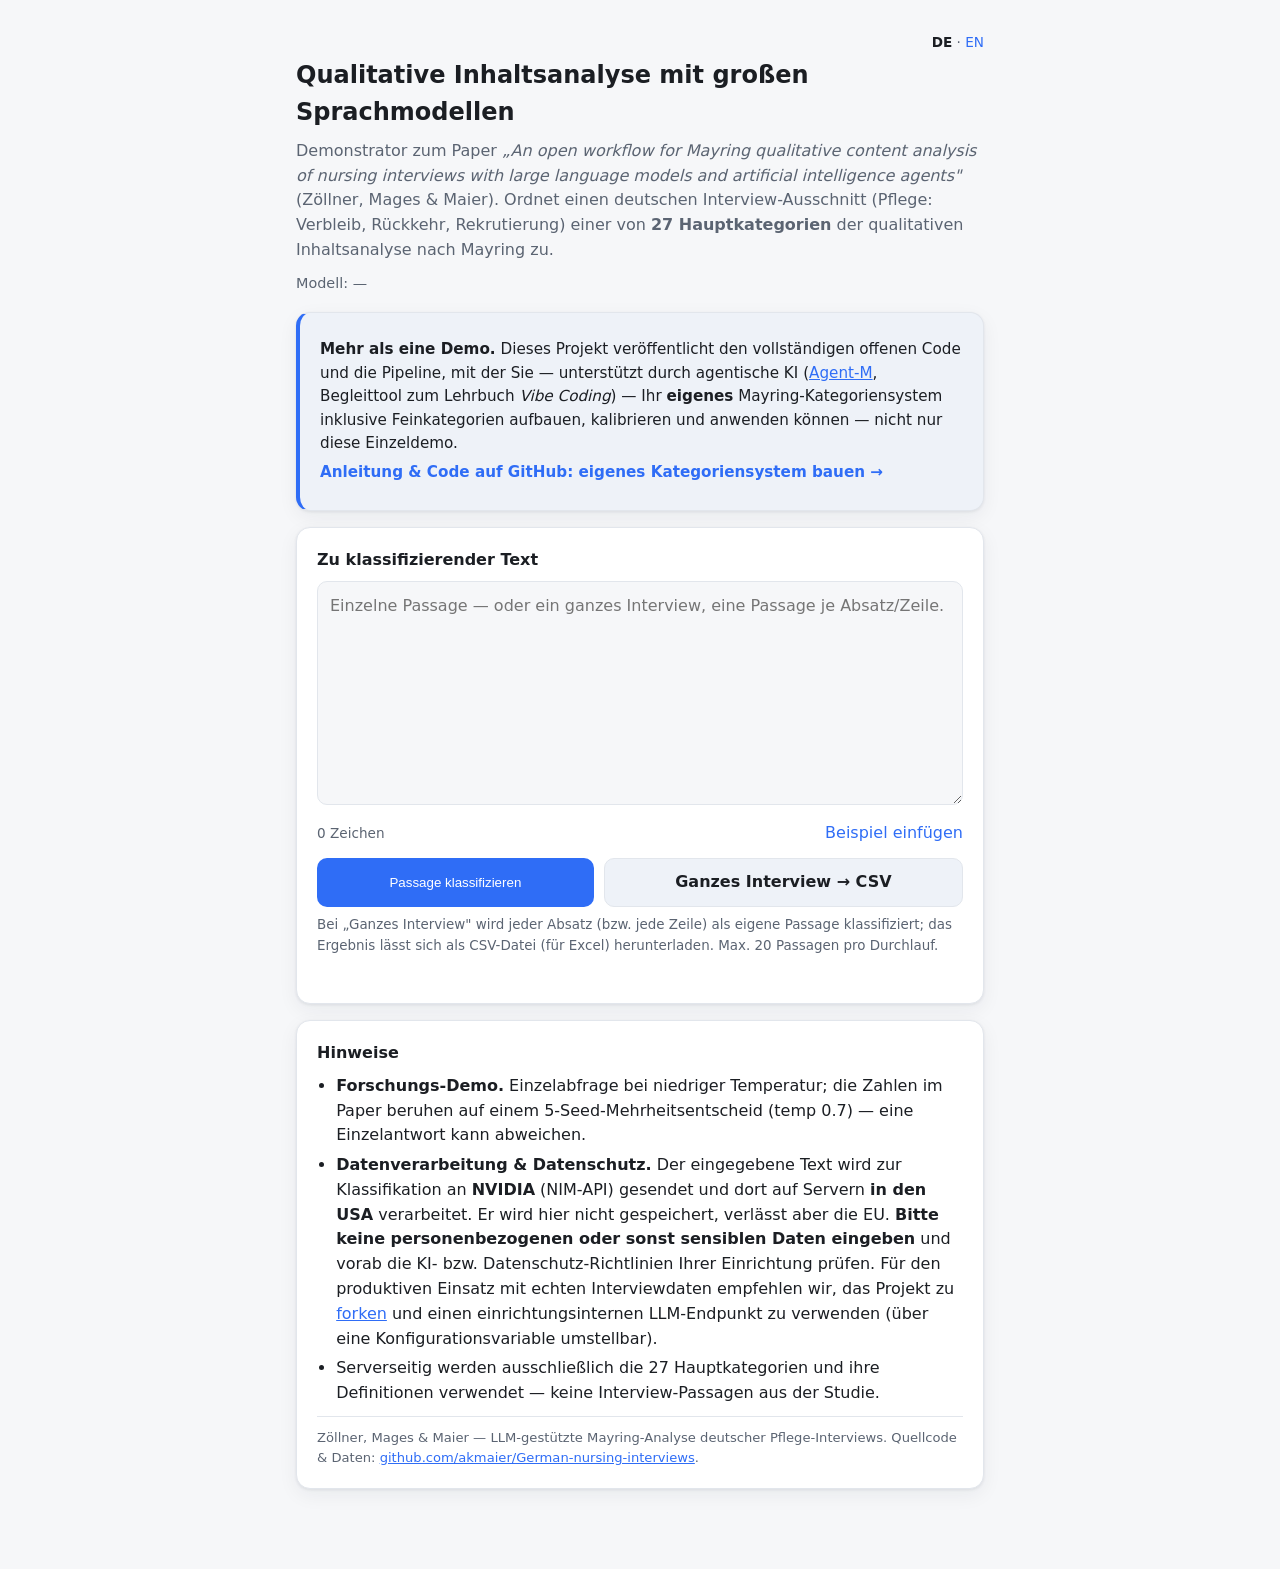
<file: index.html>
<!DOCTYPE html>
<html lang="de">
<head>
<meta charset="utf-8">
<meta name="viewport" content="width=device-width, initial-scale=1">
<title>Qualitative Inhaltsanalyse mit LLMs — Demonstrator</title>
<meta name="description" content="Demonstrator zum Paper „An open workflow for Mayring qualitative content analysis of nursing interviews with large language models and artificial intelligence agents" — ordnet deutschen Pflege-Interviewtext einer von 27 Mayring-Hauptkategorien zu.">
<link rel="stylesheet" href="./style.css">
<!-- Cloudflare Turnstile (loaded only if a site key is configured) -->
<script src="https://challenges.cloudflare.com/turnstile/v0/api.js?onload=onTurnstileReady&render=explicit" async defer></script>
</head>
<body>
<main class="wrap">
  <nav class="lang"><strong>DE</strong> · <a href="en/">EN</a></nav>
  <header>
    <h1>Qualitative Inhaltsanalyse mit großen Sprachmodellen</h1>
    <p class="sub">Demonstrator zum Paper <em>„An open workflow for Mayring qualitative content analysis of nursing
       interviews with large language models and artificial intelligence agents"</em> (Zöllner, Mages &amp; Maier).
       Ordnet einen deutschen Interview-Ausschnitt (Pflege: Verbleib, Rückkehr, Rekrutierung)
       einer von <strong>27 Hauptkategorien</strong> der qualitativen Inhaltsanalyse nach Mayring zu.</p>
    <p class="model-line">Modell: <span id="model">…</span></p>
  </header>

  <section class="card keymsg">
    <p><strong>Mehr als eine Demo.</strong> Dieses Projekt veröffentlicht den vollständigen offenen Code und
       die Pipeline, mit der Sie — unterstützt durch agentische KI
       (<a href="https://github.com/akmaier/agent-m" target="_blank" rel="noopener">Agent&#8209;M</a>,
       Begleittool zum Lehrbuch <em>Vibe Coding</em>) — Ihr <strong>eigenes</strong> Mayring&#8209;Kategoriensystem
       inklusive Feinkategorien aufbauen, kalibrieren und anwenden können — nicht nur diese Einzeldemo.</p>
    <p><a class="keylink" href="https://github.com/akmaier/German-nursing-interviews#build-your-own-mayring-category-system-fork--agentic-pipeline"
       target="_blank" rel="noopener">Anleitung &amp; Code auf GitHub: eigenes Kategoriensystem bauen →</a></p>
  </section>

  <section class="card">
    <label for="text" class="lbl">Zu klassifizierender Text</label>
    <textarea id="text" rows="8" maxlength="20000"
      placeholder="Einzelne Passage — oder ein ganzes Interview, eine Passage je Absatz/Zeile."></textarea>
    <div class="row">
      <span id="counter" class="counter">0 Zeichen</span>
      <button id="example" type="button" class="link">Beispiel einfügen</button>
    </div>

    <div id="turnstile" class="turnstile"></div>

    <div class="btns">
      <button id="go" type="button" class="primary">Passage klassifizieren</button>
      <button id="goBatch" type="button" class="secondary">Ganzes Interview → CSV</button>
    </div>
    <p class="hint">Bei „Ganzes Interview" wird jeder Absatz (bzw. jede Zeile) als eigene Passage klassifiziert;
       das Ergebnis lässt sich als CSV-Datei (für Excel) herunterladen. Max. <span id="maxBatch">20</span> Passagen pro Durchlauf.</p>
    <p id="status" class="status" role="status" aria-live="polite"></p>
  </section>

  <section id="result" class="card result hidden" aria-live="polite"></section>

  <section id="batchResult" class="card result hidden" aria-live="polite"></section>

  <section class="card info">
    <h2>Hinweise</h2>
    <ul>
      <li><strong>Forschungs-Demo.</strong> Einzelabfrage bei niedriger Temperatur; die Zahlen im Paper
          beruhen auf einem 5-Seed-Mehrheitsentscheid (temp 0.7) — eine Einzelantwort kann abweichen.</li>
      <li><strong>Datenverarbeitung &amp; Datenschutz.</strong> Der eingegebene Text wird zur Klassifikation
          an <strong>NVIDIA</strong> (NIM-API) gesendet und dort auf Servern <strong>in den USA</strong>
          verarbeitet. Er wird hier nicht gespeichert, verlässt aber die EU. <strong>Bitte keine
          personenbezogenen oder sonst sensiblen Daten eingeben</strong> und vorab die KI- bzw.
          Datenschutz-Richtlinien Ihrer Einrichtung prüfen. Für den produktiven Einsatz mit echten
          Interviewdaten empfehlen wir, das Projekt zu
          <a href="https://github.com/akmaier/German-nursing-interviews" target="_blank" rel="noopener">forken</a>
          und einen einrichtungsinternen LLM-Endpunkt zu verwenden (über eine Konfigurationsvariable umstellbar).</li>
      <li>Serverseitig werden ausschließlich die 27 Hauptkategorien und ihre Definitionen verwendet — keine
          Interview-Passagen aus der Studie.</li>
    </ul>
    <p class="foot">
      Zöllner, Mages &amp; Maier — LLM-gestützte Mayring-Analyse deutscher Pflege-Interviews.
      Quellcode &amp; Daten: <a id="repo" href="https://github.com/akmaier/German-nursing-interviews" target="_blank" rel="noopener">github.com/akmaier/German-nursing-interviews</a>.
    </p>
  </section>
</main>
<script src="./app.js"></script>
</body>
</html>
</file>
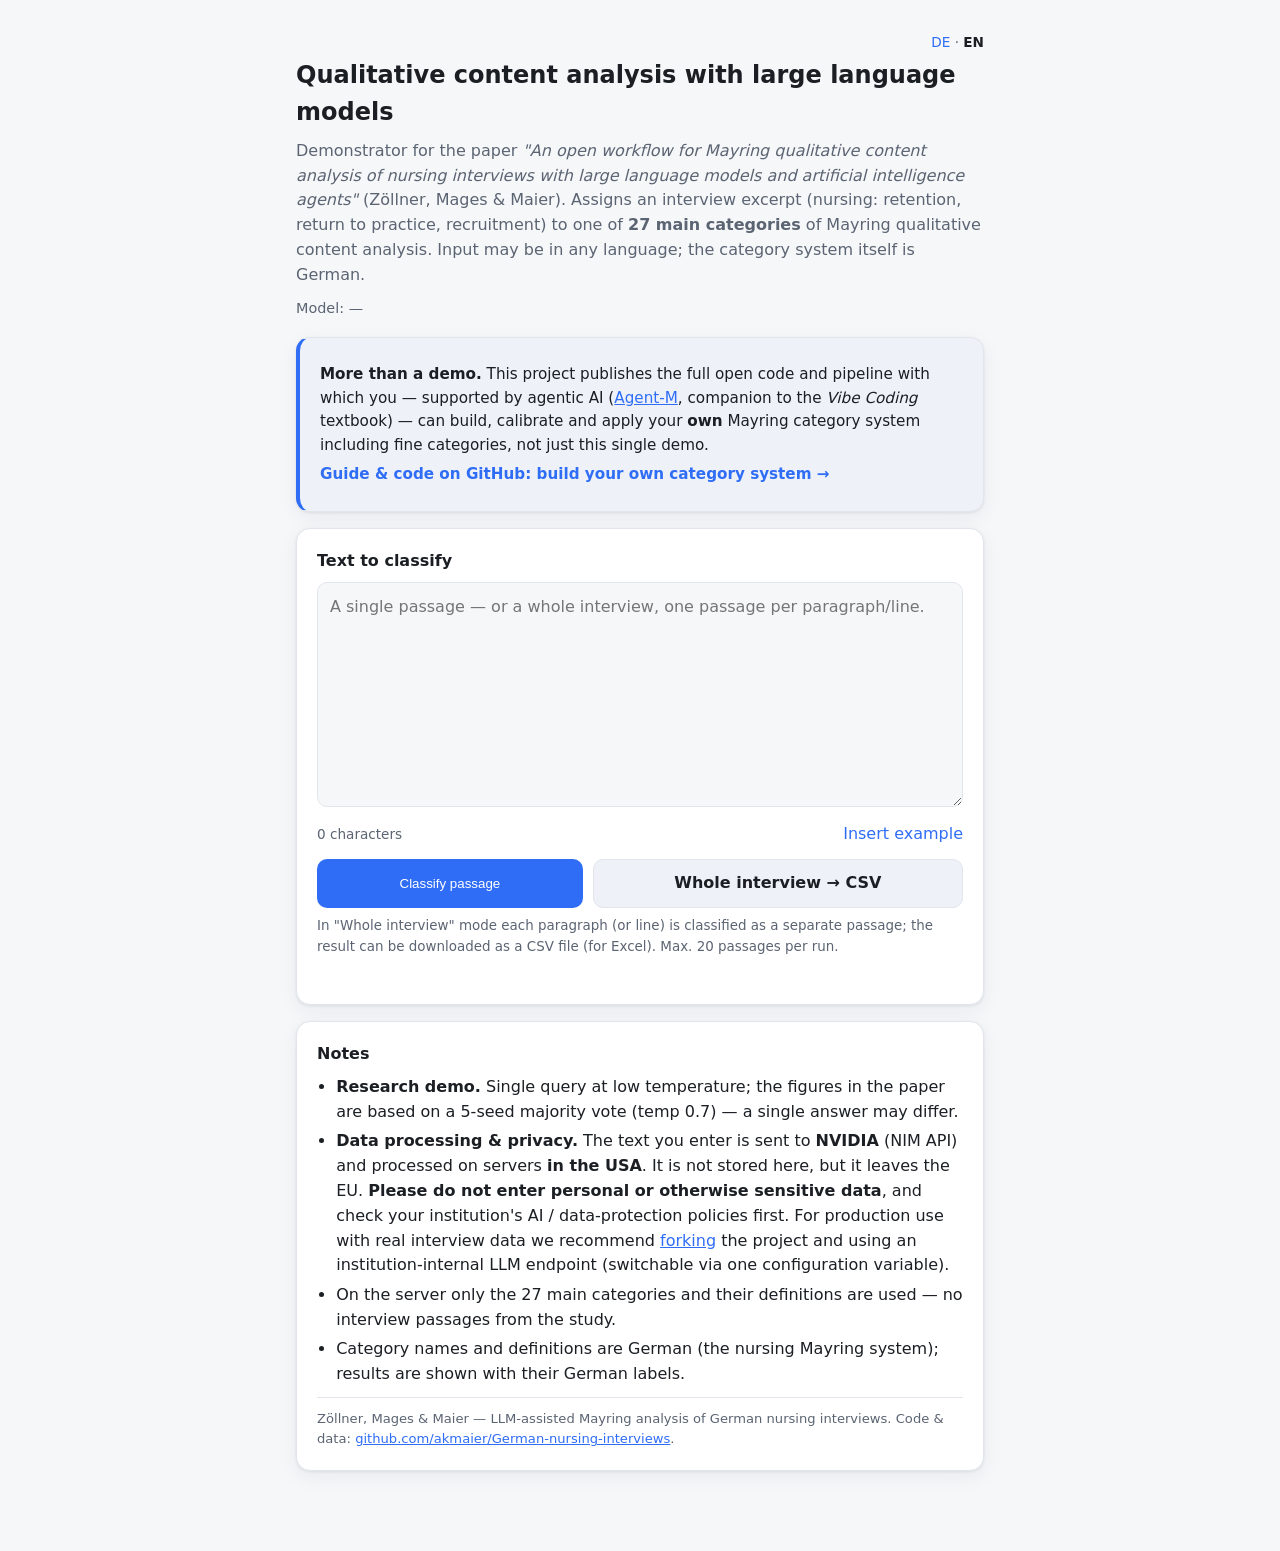
<file: en/index.html>
<!DOCTYPE html>
<html lang="en">
<head>
<meta charset="utf-8">
<meta name="viewport" content="width=device-width, initial-scale=1">
<title>Qualitative content analysis with LLMs — demonstrator</title>
<meta name="description" content="Demonstrator for the paper 'An open workflow for Mayring qualitative content analysis of nursing interviews with large language models and artificial intelligence agents' — assigns interview text to one of 27 Mayring main categories.">
<link rel="stylesheet" href="../style.css">
<!-- Cloudflare Turnstile (loaded only if a site key is configured) -->
<script src="https://challenges.cloudflare.com/turnstile/v0/api.js?onload=onTurnstileReady&render=explicit" async defer></script>
</head>
<body>
<main class="wrap">
  <nav class="lang"><a href="../">DE</a> · <strong>EN</strong></nav>
  <header>
    <h1>Qualitative content analysis with large language models</h1>
    <p class="sub">Demonstrator for the paper <em>"An open workflow for Mayring qualitative content analysis of nursing
       interviews with large language models and artificial intelligence agents"</em> (Zöllner, Mages &amp; Maier).
       Assigns an interview excerpt (nursing: retention, return to practice, recruitment) to one of
       <strong>27 main categories</strong> of Mayring qualitative content analysis. Input may be in any
       language; the category system itself is German.</p>
    <p class="model-line">Model: <span id="model">…</span></p>
  </header>

  <section class="card keymsg">
    <p><strong>More than a demo.</strong> This project publishes the full open code and pipeline with which
       you — supported by agentic AI (<a href="https://github.com/akmaier/agent-m" target="_blank" rel="noopener">Agent&#8209;M</a>,
       companion to the <em>Vibe Coding</em> textbook) — can build, calibrate and apply your <strong>own</strong>
       Mayring category system including fine categories, not just this single demo.</p>
    <p><a class="keylink" href="https://github.com/akmaier/German-nursing-interviews#build-your-own-mayring-category-system-fork--agentic-pipeline"
       target="_blank" rel="noopener">Guide &amp; code on GitHub: build your own category system →</a></p>
  </section>

  <section class="card">
    <label for="text" class="lbl">Text to classify</label>
    <textarea id="text" rows="8" maxlength="20000"
      placeholder="A single passage — or a whole interview, one passage per paragraph/line."></textarea>
    <div class="row">
      <span id="counter" class="counter">0 characters</span>
      <button id="example" type="button" class="link">Insert example</button>
    </div>

    <div id="turnstile" class="turnstile"></div>

    <div class="btns">
      <button id="go" type="button" class="primary">Classify passage</button>
      <button id="goBatch" type="button" class="secondary">Whole interview → CSV</button>
    </div>
    <p class="hint">In "Whole interview" mode each paragraph (or line) is classified as a separate passage;
       the result can be downloaded as a CSV file (for Excel). Max. <span id="maxBatch">20</span> passages per run.</p>
    <p id="status" class="status" role="status" aria-live="polite"></p>
  </section>

  <section id="result" class="card result hidden" aria-live="polite"></section>
  <section id="batchResult" class="card result hidden" aria-live="polite"></section>

  <section class="card info">
    <h2>Notes</h2>
    <ul>
      <li><strong>Research demo.</strong> Single query at low temperature; the figures in the paper are
          based on a 5-seed majority vote (temp 0.7) — a single answer may differ.</li>
      <li><strong>Data processing &amp; privacy.</strong> The text you enter is sent to <strong>NVIDIA</strong>
          (NIM API) and processed on servers <strong>in the USA</strong>. It is not stored here, but it leaves the EU.
          <strong>Please do not enter personal or otherwise sensitive data</strong>, and check your institution's
          AI / data-protection policies first. For production use with real interview data we recommend
          <a href="https://github.com/akmaier/German-nursing-interviews" target="_blank" rel="noopener">forking</a>
          the project and using an institution-internal LLM endpoint (switchable via one configuration variable).</li>
      <li>On the server only the 27 main categories and their definitions are used — no interview passages from the study.</li>
      <li>Category names and definitions are German (the nursing Mayring system); results are shown with their German labels.</li>
    </ul>
    <p class="foot">
      Zöllner, Mages &amp; Maier — LLM-assisted Mayring analysis of German nursing interviews.
      Code &amp; data: <a href="https://github.com/akmaier/German-nursing-interviews" target="_blank" rel="noopener">github.com/akmaier/German-nursing-interviews</a>.
    </p>
  </section>
</main>
<script src="../app.js"></script>
</body>
</html>
</file>
<file: style.css>
:root{
  --bg:#f6f7f9; --fg:#1b1e23; --muted:#5b6472; --card:#ffffff; --border:#e2e6ec;
  --accent:#2f6df6; --accent-fg:#ffffff; --ok:#1a7f5a; --warn:#b4472b; --chip:#eef2f8;
  --shadow:0 1px 3px rgba(20,30,50,.08),0 6px 20px rgba(20,30,50,.06);
}
@media (prefers-color-scheme:dark){
  :root{
    --bg:#0f1115; --fg:#e7eaf0; --muted:#9aa4b2; --card:#171a21; --border:#262b34;
    --accent:#5a8bff; --accent-fg:#0b1220; --ok:#54d1a0; --warn:#ff8a66; --chip:#1d222c;
    --shadow:0 1px 3px rgba(0,0,0,.5);
  }
}
*{box-sizing:border-box}
body{margin:0;background:var(--bg);color:var(--fg);
  font:16px/1.55 system-ui,-apple-system,"Segoe UI",Roboto,sans-serif}
.wrap{max-width:720px;margin:0 auto;padding:32px 16px 64px}
header h1{font-size:1.5rem;margin:0 0 .3em}
.sub{color:var(--muted);margin:.2em 0 .6em}
.model-line{color:var(--muted);font-size:.9rem;margin:0 0 1.2em}
.card{background:var(--card);border:1px solid var(--border);border-radius:14px;
  padding:20px;margin:16px 0;box-shadow:var(--shadow)}
.lbl{display:block;font-weight:600;margin-bottom:8px}
textarea{width:100%;resize:vertical;border:1px solid var(--border);border-radius:10px;
  padding:12px;background:var(--bg);color:var(--fg);font:inherit}
textarea:focus{outline:2px solid var(--accent);border-color:transparent}
.row{display:flex;justify-content:space-between;align-items:center;margin:8px 0 4px}
.counter{color:var(--muted);font-size:.85rem}
.link{background:none;border:none;color:var(--accent);cursor:pointer;font:inherit;padding:0}
.link:hover{text-decoration:underline}
.turnstile{margin:12px 0;min-height:0}
.primary{margin-top:10px;width:100%;background:var(--accent);color:var(--accent-fg);
  border:none;border-radius:10px;padding:13px 16px;font:600 1rem/1 inherit;cursor:pointer}
.primary:disabled{opacity:.55;cursor:not-allowed}
.status{min-height:1.2em;margin:.6em 0 0;color:var(--muted);font-size:.92rem}
.status.err{color:var(--warn)}
.hidden{display:none}
.result h2{margin:0 0 .3em;font-size:1.05rem;color:var(--muted);font-weight:600}
.cat-id{font:600 .8rem/1 ui-monospace,monospace;color:var(--muted)}
.cat-name{font-size:1.35rem;font-weight:700;margin:.15em 0}
.chip{display:inline-block;background:var(--chip);border:1px solid var(--border);
  border-radius:999px;padding:3px 10px;font-size:.8rem;color:var(--muted);margin:.2em 0}
.def{color:var(--muted);margin:.5em 0}
.begr{border-left:3px solid var(--accent);padding:.1em 0 .1em .8em;margin:.8em 0;color:var(--fg)}
.alts{margin:.8em 0 0;padding:0;list-style:none;display:flex;flex-wrap:wrap;gap:8px}
.alts li{background:var(--chip);border:1px solid var(--border);border-radius:8px;
  padding:6px 10px;font-size:.85rem}
.alts .aid{font:600 .72rem/1 ui-monospace,monospace;color:var(--muted);display:block}
.note{color:var(--muted);font-size:.82rem;margin:1em 0 0}
.info h2{font-size:1rem;margin:0 0 .5em}
.info ul{margin:0 0 .6em;padding-left:1.2em}
.info li{margin:.3em 0}
.foot{color:var(--muted);font-size:.82rem;border-top:1px solid var(--border);padding-top:.8em;margin:.8em 0 0}
a{color:var(--accent)}

/* whole-interview batch mode */
.btns{display:flex;gap:10px;margin-top:10px;flex-wrap:wrap}
.btns .primary,.btns .secondary{margin-top:0;flex:1 1 auto;width:auto;min-width:160px}
.secondary{background:var(--chip);color:var(--fg);border:1px solid var(--border);
  border-radius:10px;padding:11px 14px;font:inherit;font-weight:600;cursor:pointer}
.secondary:hover{border-color:var(--accent)}
.secondary:disabled{opacity:.55;cursor:not-allowed}
.hint{color:var(--muted);font-size:.84rem;margin:.6em 0 0}
.batchhead{display:flex;align-items:center;justify-content:space-between;gap:10px;flex-wrap:wrap}
.batchhead h2{margin:0}
.batchhead .secondary{margin:0;flex:0 0 auto}
.tablewrap{overflow-x:auto;margin-top:.6em}
.btable{width:100%;border-collapse:collapse;font-size:.86rem}
.btable th,.btable td{text-align:left;padding:7px 9px;border-bottom:1px solid var(--border);vertical-align:top}
.btable th{color:var(--muted);font-weight:600;white-space:nowrap}
.btable .pcell{max-width:34ch;color:var(--fg)}
.btable .err{color:var(--warn)}

/* key-message callout */
.keymsg{border-left:4px solid var(--accent);background:var(--chip)}
.keymsg p{margin:.35em 0;font-size:.95rem}
.keylink{color:var(--accent);font-weight:600;text-decoration:none}
.keylink:hover{text-decoration:underline}

/* language switcher */
.lang{text-align:right;font-size:.85rem;margin:0 0 .3em;color:var(--muted)}
.lang a{color:var(--accent);text-decoration:none}
.lang a:hover{text-decoration:underline}
.lang strong{color:var(--fg)}
</file>
